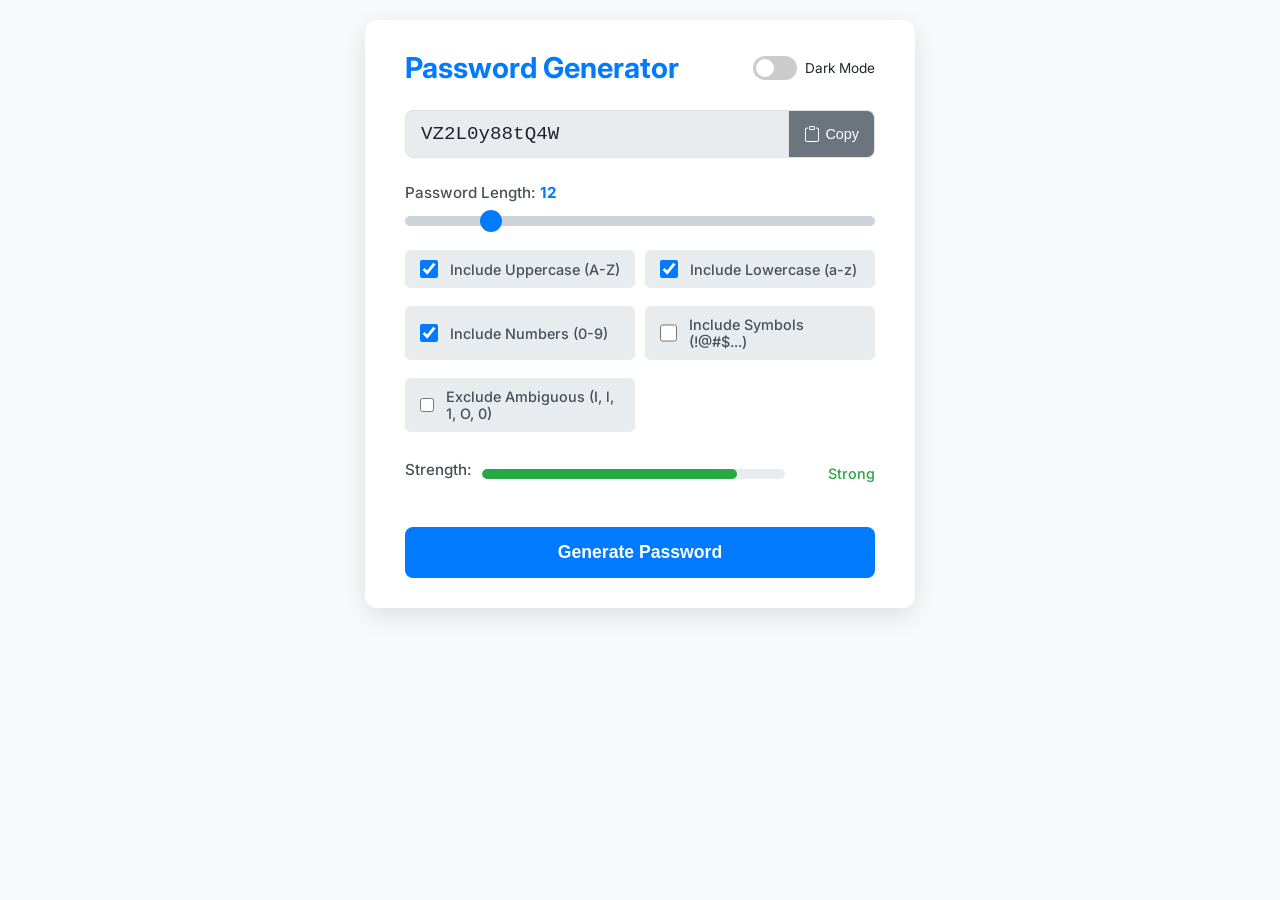
<file: index.html>
<!DOCTYPE html>
<html lang="en">
<head>
    <meta charset="UTF-8">
    <meta name="viewport" content="width=device-width, initial-scale=1.0">
    <title>Password Generator</title>
    <link rel="stylesheet" href="style.css">
</head>
<body>
    <div class="container">
        <div class="header">
            <h1>Password Generator</h1>
            <div class="theme-switch-wrapper">
                <label class="theme-switch" for="theme-checkbox">
                    <input type="checkbox" id="theme-checkbox" />
                    <div class="slider round"></div>
                </label>
                <span>Dark Mode</span>
            </div>
        </div>

        <div class="password-display-container">
            <input type="text" id="password-display" readonly placeholder="Your password here...">
            <button id="copy-button" title="Copy to clipboard">
                <svg xmlns="http://www.w3.org/2000/svg" width="16" height="16" fill="currentColor" class="bi bi-clipboard" viewBox="0 0 16 16">
                  <path d="M4 1.5H3a2 2 0 0 0-2 2V14a2 2 0 0 0 2 2h10a2 2 0 0 0 2-2V3.5a2 2 0 0 0-2-2h-1v1h1a1 1 0 0 1 1 1V14a1 1 0 0 1-1 1H3a1 1 0 0 1-1-1V3.5a1 1 0 0 1 1-1h1v-1z"/>
                  <path d="M9.5 1a.5.5 0 0 1 .5.5v1a.5.5 0 0 1-.5.5h-3a.5.5 0 0 1-.5-.5v-1a.5.5 0 0 1 .5-.5h3zm-3-1A1.5 1.5 0 0 0 5 1.5v1A1.5 1.5 0 0 0 6.5 4h3A1.5 1.5 0 0 0 11 2.5v-1A1.5 1.5 0 0 0 9.5 0h-3z"/>
                </svg>
                Copy
            </button>
        </div>

        <div class="controls">
            <div class="control-group">
                <label for="length-slider">Password Length: <span id="length-value">12</span></label>
                <input type="range" id="length-slider" min="8" max="32" value="12">
            </div>

            <div class="control-group checkboxes">
                <label><input type="checkbox" id="include-uppercase" checked> Include Uppercase (A-Z)</label>
                <label><input type="checkbox" id="include-lowercase" checked> Include Lowercase (a-z)</label>
                <label><input type="checkbox" id="include-numbers" checked> Include Numbers (0-9)</label>
                <label><input type="checkbox" id="include-symbols"> Include Symbols (!@#$...)</label>
                <label><input type="checkbox" id="exclude-ambiguous"> Exclude Ambiguous (I, l, 1, O, 0)</label>
            </div>

            <div class="control-group strength-indicator">
                <label>Strength:</label>
                <div id="strength-bar-container">
                    <div id="strength-bar"></div>
                </div>
                <span id="strength-text"></span>
            </div>

            <button id="generate-button">Generate Password</button>
        </div>
    </div>

    <script src="script.js"></script>
</body>
</html>
</file>
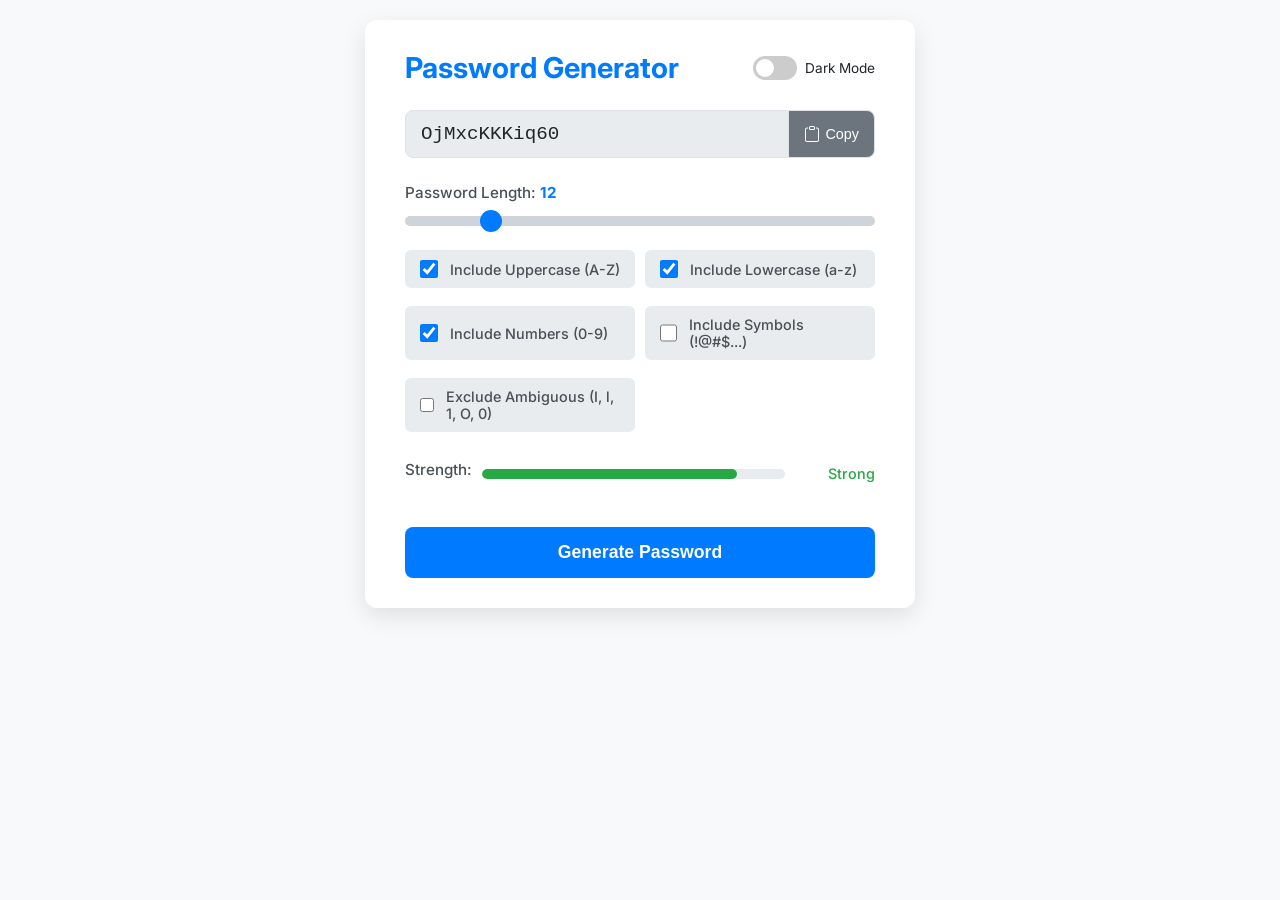
<file: src/index.html>
<!DOCTYPE html>
<html lang="en">
<head>
    <meta charset="UTF-8">
    <meta name="viewport" content="width=device-width, initial-scale=1.0">
    <title>Password Generator</title>
    <link rel="stylesheet" href="css/style.css">
</head>
<body>
    <div class="container">
        <div class="header">
            <h1>Password Generator</h1>
            <div class="theme-switch-wrapper">
                <label class="theme-switch" for="theme-checkbox">
                    <input type="checkbox" id="theme-checkbox" />
                    <div class="slider round"></div>
                </label>
                <span>Dark Mode</span>
            </div>
        </div>

        <div class="password-display-container">
            <input type="text" id="password-display" readonly placeholder="Your password here...">
            <button id="copy-button" title="Copy to clipboard">
                <svg xmlns="http://www.w3.org/2000/svg" width="16" height="16" fill="currentColor" class="bi bi-clipboard" viewBox="0 0 16 16">
                  <path d="M4 1.5H3a2 2 0 0 0-2 2V14a2 2 0 0 0 2 2h10a2 2 0 0 0 2-2V3.5a2 2 0 0 0-2-2h-1v1h1a1 1 0 0 1 1 1V14a1 1 0 0 1-1 1H3a1 1 0 0 1-1-1V3.5a1 1 0 0 1 1-1h1v-1z"/>
                  <path d="M9.5 1a.5.5 0 0 1 .5.5v1a.5.5 0 0 1-.5.5h-3a.5.5 0 0 1-.5-.5v-1a.5.5 0 0 1 .5-.5h3zm-3-1A1.5 1.5 0 0 0 5 1.5v1A1.5 1.5 0 0 0 6.5 4h3A1.5 1.5 0 0 0 11 2.5v-1A1.5 1.5 0 0 0 9.5 0h-3z"/>
                </svg>
                Copy
            </button>
        </div>

        <div class="controls">
            <div class="control-group">
                <label for="length-slider">Password Length: <span id="length-value">12</span></label>
                <input type="range" id="length-slider" min="8" max="32" value="12">
            </div>

            <div class="control-group checkboxes">
                <label><input type="checkbox" id="include-uppercase" checked> Include Uppercase (A-Z)</label>
                <label><input type="checkbox" id="include-lowercase" checked> Include Lowercase (a-z)</label>
                <label><input type="checkbox" id="include-numbers" checked> Include Numbers (0-9)</label>
                <label><input type="checkbox" id="include-symbols"> Include Symbols (!@#$...)</label>
                <label><input type="checkbox" id="exclude-ambiguous"> Exclude Ambiguous (I, l, 1, O, 0)</label>
            </div>

            <div class="control-group strength-indicator">
                <label>Strength:</label>
                <div id="strength-bar-container">
                    <div id="strength-bar"></div>
                </div>
                <span id="strength-text"></span>
            </div>

            <button id="generate-button">Generate Password</button>
        </div>
    </div>

    <script src="js/script.js"></script>
</body>
</html>
</file>
<file: style.css>
@import url('https://fonts.googleapis.com/css2?family=Inter:wght@400;500;700&display=swap');

:root {
    --background-color: #f8f9fa;
    --container-bg: #ffffff;
    --text-color: #212529;
    --primary-color: #007bff;
    --primary-hover: #0056b3;
    --border-color: #dee2e6;
    --input-bg: #e9ecef;
    --slider-thumb-bg: var(--primary-color);
    --slider-track-bg: #ced4da;
    --copy-button-bg: #6c757d;
    --copy-button-hover: #5a6268;
    --strength-weak: #dc3545;
    --strength-medium: #ffc107;
    --strength-strong: #28a745;
    --strength-very-strong: #198754; /* Added for more granularity */
    --shadow-color: rgba(0, 0, 0, 0.1);
    --transition-speed: 0.3s; /* Define transition speed */
}

/* --- Dark Theme Variables --- */
body.dark-theme {
    --background-color: #1a1a1a; /* Darker background */
    --container-bg: #2c2c2c; /* Slightly lighter container */
    --text-color: #e0e0e0; /* Off-white text */
    --primary-color: #4dabf7; /* Lighter blue for dark mode */
    --primary-hover: #228be6;
    --border-color: #444444;
    --input-bg: #3a3a3a;
    --slider-thumb-bg: var(--primary-color);
    --slider-track-bg: #555555;
    --copy-button-bg: #495057;
    --copy-button-hover: #5a6268;
    --shadow-color: rgba(0, 0, 0, 0.3); /* Darker shadow */
    --strength-weak: #e06c75;
    --strength-medium: #e5c07b;
    --strength-strong: #98c379;
    --strength-very-strong: #61afef;
}

* {
    box-sizing: border-box;
    margin: 0;
    padding: 0;
}

body {
    font-family: 'Inter', sans-serif;
    background-color: var(--background-color);
    color: var(--text-color);
    display: flex;
    justify-content: center;
    align-items: flex-start; /* Align to top for better view on long pages */
    min-height: 100vh;
    padding: 40px 20px; /* More padding top */
    transition: background-color var(--transition-speed) ease, color var(--transition-speed) ease; /* Smooth theme transition */
    padding: 20px;
}

.container {
    background-color: var(--container-bg);
    padding: 30px 40px;
    border-radius: 12px;
    box-shadow: 0 8px 25px var(--shadow-color); /* Enhanced shadow */
    width: 100%;
    max-width: 550px; /* Slightly wider */
    transition: background-color var(--transition-speed) ease, box-shadow var(--transition-speed) ease;
    text-align: center;
    text-align: left; /* Align container content left */
}

.header {
    display: flex;
    justify-content: space-between;
    align-items: center;
    margin-bottom: 25px;
}

h1 {
    /* margin-bottom: 25px; */ /* Removed margin, handled by header */
    font-weight: 700;
    font-size: 1.8rem; /* Slightly smaller */
    color: var(--primary-color);
}

/* --- Theme Switch --- */
.theme-switch-wrapper {
    display: flex;
    align-items: center;
    gap: 8px;
    font-size: 0.85rem;
}

.theme-switch {
    display: inline-block;
    height: 24px; /* Adjusted height */
    position: relative;
    width: 44px; /* Adjusted width */
}

.theme-switch input {
    display: none;
}

.slider {
    background-color: #ccc;
    bottom: 0;
    cursor: pointer;
    left: 0;
    position: absolute;
    right: 0;
    top: 0;
    transition: var(--transition-speed) ease;
}

.slider:before {
    background-color: #fff;
    bottom: 3px; /* Adjusted position */
    content: "";
    height: 18px; /* Adjusted size */
    left: 3px; /* Adjusted position */
    position: absolute;
    transition: var(--transition-speed) ease;
    width: 18px; /* Adjusted size */
}

input:checked + .slider {
    background-color: var(--primary-color);
}

input:checked + .slider:before {
    transform: translateX(20px); /* Adjusted translation */
}

.slider.round {
    border-radius: 24px; /* Adjusted border-radius */
}

.slider.round:before {
    border-radius: 50%;
}
/* --- End Theme Switch --- */


.password-display-container {
    display: flex;
    margin-bottom: 25px; /* Increased spacing */
    position: relative;
}

#password-display {
    flex-grow: 1;
    padding: 12px 15px;
    font-size: 1.2rem; /* Larger font */
    border: 1px solid var(--border-color);
    border-radius: 8px 0 0 8px; /* Slightly more rounded */
    background-color: var(--input-bg);
    color: var(--text-color);
    font-family: 'Courier New', Courier, monospace; /* Classic monospace */
    outline: none;
    transition: background-color var(--transition-speed) ease, border-color var(--transition-speed) ease, color var(--transition-speed) ease;
}

#copy-button {
    padding: 12px 15px;
    background-color: var(--copy-button-bg);
    color: white;
    border: 1px solid var(--border-color); /* Match input border */
    border-left: none; /* Remove left border */
    border-radius: 0 8px 8px 0; /* Match input rounding */
    cursor: pointer;
    font-size: 0.9rem;
    font-weight: 500;
    display: flex; /* Align icon */
    align-items: center;
    justify-content: center;
    transition: background-color var(--transition-speed) ease, border-color var(--transition-speed) ease;
}

#copy-button svg {
    margin-right: 5px; /* Space between icon and text if needed */
    width: 16px;
    height: 16px;
}

#copy-button:hover {
    background-color: var(--copy-button-hover);
}

/* Style for 'Copied!' state */
#copy-button.copied {
    background-color: var(--strength-strong);
    color: #fff;
}

.controls {
    margin-top: 25px;
    text-align: left;
}

.control-group {
    margin-bottom: 20px;
}

.control-group label:not(.checkbox-label) { /* Exclude checkbox labels from this block style */
    display: block;
    margin-bottom: 8px;
    font-weight: 500;
    font-size: 0.95rem;
    color: #495057; /* Slightly muted label color */
}

.control-group.checkboxes {
    display: grid; /* Use grid for better alignment */
    grid-template-columns: repeat(auto-fit, minmax(200px, 1fr)); /* Responsive columns */
    gap: 10px; /* Space between checkboxes */
}

.control-group.checkboxes label {
    display: flex;
    align-items: center;
    /* margin-bottom: 10px; */ /* Handled by grid gap */
    cursor: pointer;
    background-color: var(--input-bg); /* Give checkboxes a background */
    padding: 10px 15px;
    border-radius: 6px;
    transition: background-color var(--transition-speed) ease;
    font-size: 0.9rem;
}

.control-group.checkboxes label:hover {
    background-color: color-mix(in srgb, var(--input-bg) 85%, var(--text-color) 15%); /* Subtle hover */
}

.control-group.checkboxes input[type="checkbox"] {
    margin-right: 12px; /* More space */
    accent-color: var(--primary-color);
    width: 18px; /* Slightly larger */
    height: 18px;
    cursor: pointer;
}

#length-slider {
    width: 100%;
    cursor: pointer;
    /* accent-color: var(--primary-color); */ /* We use custom thumb/track */
    height: 10px; /* Thicker track */
    background: var(--slider-track-bg);
    border-radius: 5px; /* More rounded track */
    outline: none;
    appearance: none;
    -webkit-appearance: none;
    transition: background-color var(--transition-speed) ease;
}

/* Custom Slider Thumb Styles (Cross-browser) */
#length-slider::-webkit-slider-thumb {
    -webkit-appearance: none; /* Override default look */
    appearance: none;
    width: 22px; /* Larger thumb */
    height: 22px;
    background: var(--slider-thumb-bg);
    border-radius: 50%;
    transition: background-color var(--transition-speed) ease;
    cursor: pointer;
}

#length-slider::-moz-range-thumb {
    width: 22px;
    height: 22px;
    background: var(--slider-thumb-bg);
    border-radius: 50%;
    cursor: pointer;
    border: none;
    transition: background-color var(--transition-speed) ease;
}

#length-value {
    font-weight: bold;
    color: var(--primary-color);
}

.strength-indicator {
    display: flex;
    align-items: center;
    gap: 10px; /* Space between label, bar, text */
}

#strength-bar-container {
    flex-grow: 1;
    height: 10px;
    background-color: var(--input-bg);
    border-radius: 5px;
    overflow: hidden; /* Keep the bar inside */
}

#strength-bar {
    height: 100%;
    width: 0%;
    background-color: var(--strength-weak);
    border-radius: 5px;
    transition: width var(--transition-speed) ease, background-color var(--transition-speed) ease; /* Use variable */
}

#strength-text {
    font-size: 0.9rem;
    font-weight: 500;
    min-width: 80px; /* Prevent layout shifts */
    text-align: right;
}

#generate-button {
    width: 100%;
    padding: 15px;
    font-size: 1.1rem;
    font-weight: 700;
    color: white;
    background-color: var(--primary-color);
    border: none;
    border-radius: 8px; /* More rounding */
    cursor: pointer;
    transition: background-color var(--transition-speed) ease, transform 0.1s ease; /* Use variable */
    margin-top: 20px; /* More space above button */
}

#generate-button:hover {
    background-color: var(--primary-hover);
}

body.dark-theme .control-group.checkboxes label {
     background-color: var(--input-bg); /* Ensure dark mode bg for checkboxes */
}

body.dark-theme .control-group.checkboxes label:hover {
    background-color: color-mix(in srgb, var(--input-bg) 85%, var(--text-color) 15%); /* Subtle hover */
}

#generate-button:active {
    transform: scale(0.98); /* Slight press effect */
}

/* Basic Responsiveness */
@media (max-width: 600px) {
    .container {
        padding: 20px;
    }

    h1 {
        font-size: 1.8rem;
    }

    #password-display {
        font-size: 1rem;
    }
}
</file>
<file: src/css/style.css>
@import url('https://fonts.googleapis.com/css2?family=Inter:wght@400;500;700&display=swap');

:root {
    --background-color: #f8f9fa;
    --container-bg: #ffffff;
    --text-color: #212529;
    --primary-color: #007bff;
    --primary-hover: #0056b3;
    --border-color: #dee2e6;
    --input-bg: #e9ecef;
    --slider-thumb-bg: var(--primary-color);
    --slider-track-bg: #ced4da;
    --copy-button-bg: #6c757d;
    --copy-button-hover: #5a6268;
    --strength-weak: #dc3545;
    --strength-medium: #ffc107;
    --strength-strong: #28a745;
    --strength-very-strong: #198754; /* Added for more granularity */
    --shadow-color: rgba(0, 0, 0, 0.1);
    --transition-speed: 0.3s; /* Define transition speed */
}

/* --- Dark Theme Variables --- */
body.dark-theme {
    --background-color: #1a1a1a; /* Darker background */
    --container-bg: #2c2c2c; /* Slightly lighter container */
    --text-color: #e0e0e0; /* Off-white text */
    --primary-color: #4dabf7; /* Lighter blue for dark mode */
    --primary-hover: #228be6;
    --border-color: #444444;
    --input-bg: #3a3a3a;
    --slider-thumb-bg: var(--primary-color);
    --slider-track-bg: #555555;
    --copy-button-bg: #495057;
    --copy-button-hover: #5a6268;
    --shadow-color: rgba(0, 0, 0, 0.3); /* Darker shadow */
    --strength-weak: #e06c75;
    --strength-medium: #e5c07b;
    --strength-strong: #98c379;
    --strength-very-strong: #61afef;
}

* {
    box-sizing: border-box;
    margin: 0;
    padding: 0;
}

body {
    font-family: 'Inter', sans-serif;
    background-color: var(--background-color);
    color: var(--text-color);
    display: flex;
    justify-content: center;
    align-items: flex-start; /* Align to top for better view on long pages */
    min-height: 100vh;
    padding: 40px 20px; /* More padding top */
    transition: background-color var(--transition-speed) ease, color var(--transition-speed) ease; /* Smooth theme transition */
    padding: 20px;
}

.container {
    background-color: var(--container-bg);
    padding: 30px 40px;
    border-radius: 12px;
    box-shadow: 0 8px 25px var(--shadow-color); /* Enhanced shadow */
    width: 100%;
    max-width: 550px; /* Slightly wider */
    transition: background-color var(--transition-speed) ease, box-shadow var(--transition-speed) ease;
    text-align: center;
    text-align: left; /* Align container content left */
}

.header {
    display: flex;
    justify-content: space-between;
    align-items: center;
    margin-bottom: 25px;
}

h1 {
    /* margin-bottom: 25px; */ /* Removed margin, handled by header */
    font-weight: 700;
    font-size: 1.8rem; /* Slightly smaller */
    color: var(--primary-color);
}

/* --- Theme Switch --- */
.theme-switch-wrapper {
    display: flex;
    align-items: center;
    gap: 8px;
    font-size: 0.85rem;
}

.theme-switch {
    display: inline-block;
    height: 24px; /* Adjusted height */
    position: relative;
    width: 44px; /* Adjusted width */
}

.theme-switch input {
    display: none;
}

.slider {
    background-color: #ccc;
    bottom: 0;
    cursor: pointer;
    left: 0;
    position: absolute;
    right: 0;
    top: 0;
    transition: var(--transition-speed) ease;
}

.slider:before {
    background-color: #fff;
    bottom: 3px; /* Adjusted position */
    content: "";
    height: 18px; /* Adjusted size */
    left: 3px; /* Adjusted position */
    position: absolute;
    transition: var(--transition-speed) ease;
    width: 18px; /* Adjusted size */
}

input:checked + .slider {
    background-color: var(--primary-color);
}

input:checked + .slider:before {
    transform: translateX(20px); /* Adjusted translation */
}

.slider.round {
    border-radius: 24px; /* Adjusted border-radius */
}

.slider.round:before {
    border-radius: 50%;
}
/* --- End Theme Switch --- */


.password-display-container {
    display: flex;
    margin-bottom: 25px; /* Increased spacing */
    position: relative;
}

#password-display {
    flex-grow: 1;
    padding: 12px 15px;
    font-size: 1.2rem; /* Larger font */
    border: 1px solid var(--border-color);
    border-radius: 8px 0 0 8px; /* Slightly more rounded */
    background-color: var(--input-bg);
    color: var(--text-color);
    font-family: 'Courier New', Courier, monospace; /* Classic monospace */
    outline: none;
    transition: background-color var(--transition-speed) ease, border-color var(--transition-speed) ease, color var(--transition-speed) ease;
}

#copy-button {
    padding: 12px 15px;
    background-color: var(--copy-button-bg);
    color: white;
    border: 1px solid var(--border-color); /* Match input border */
    border-left: none; /* Remove left border */
    border-radius: 0 8px 8px 0; /* Match input rounding */
    cursor: pointer;
    font-size: 0.9rem;
    font-weight: 500;
    display: flex; /* Align icon */
    align-items: center;
    justify-content: center;
    transition: background-color var(--transition-speed) ease, border-color var(--transition-speed) ease;
}

#copy-button svg {
    margin-right: 5px; /* Space between icon and text if needed */
    width: 16px;
    height: 16px;
}

#copy-button:hover {
    background-color: var(--copy-button-hover);
}

/* Style for 'Copied!' state */
#copy-button.copied {
    background-color: var(--strength-strong);
    color: #fff;
}

.controls {
    margin-top: 25px;
    text-align: left;
}

.control-group {
    margin-bottom: 20px;
}

.control-group label:not(.checkbox-label) { /* Exclude checkbox labels from this block style */
    display: block;
    margin-bottom: 8px;
    font-weight: 500;
    font-size: 0.95rem;
    color: #495057; /* Slightly muted label color */
}

.control-group.checkboxes {
    display: grid; /* Use grid for better alignment */
    grid-template-columns: repeat(auto-fit, minmax(200px, 1fr)); /* Responsive columns */
    gap: 10px; /* Space between checkboxes */
}

.control-group.checkboxes label {
    display: flex;
    align-items: center;
    /* margin-bottom: 10px; */ /* Handled by grid gap */
    cursor: pointer;
    background-color: var(--input-bg); /* Give checkboxes a background */
    padding: 10px 15px;
    border-radius: 6px;
    transition: background-color var(--transition-speed) ease;
    font-size: 0.9rem;
}

.control-group.checkboxes label:hover {
    background-color: color-mix(in srgb, var(--input-bg) 85%, var(--text-color) 15%); /* Subtle hover */
}

.control-group.checkboxes input[type="checkbox"] {
    margin-right: 12px; /* More space */
    accent-color: var(--primary-color);
    width: 18px; /* Slightly larger */
    height: 18px;
    cursor: pointer;
}

#length-slider {
    width: 100%;
    cursor: pointer;
    /* accent-color: var(--primary-color); */ /* We use custom thumb/track */
    height: 10px; /* Thicker track */
    background: var(--slider-track-bg);
    border-radius: 5px; /* More rounded track */
    outline: none;
    appearance: none;
    -webkit-appearance: none;
    transition: background-color var(--transition-speed) ease;
}

/* Custom Slider Thumb Styles (Cross-browser) */
#length-slider::-webkit-slider-thumb {
    -webkit-appearance: none; /* Override default look */
    appearance: none;
    width: 22px; /* Larger thumb */
    height: 22px;
    background: var(--slider-thumb-bg);
    border-radius: 50%;
    transition: background-color var(--transition-speed) ease;
    cursor: pointer;
}

#length-slider::-moz-range-thumb {
    width: 22px;
    height: 22px;
    background: var(--slider-thumb-bg);
    border-radius: 50%;
    cursor: pointer;
    border: none;
    transition: background-color var(--transition-speed) ease;
}

#length-value {
    font-weight: bold;
    color: var(--primary-color);
}

.strength-indicator {
    display: flex;
    align-items: center;
    gap: 10px; /* Space between label, bar, text */
}

#strength-bar-container {
    flex-grow: 1;
    height: 10px;
    background-color: var(--input-bg);
    border-radius: 5px;
    overflow: hidden; /* Keep the bar inside */
}

#strength-bar {
    height: 100%;
    width: 0%;
    background-color: var(--strength-weak);
    border-radius: 5px;
    transition: width var(--transition-speed) ease, background-color var(--transition-speed) ease; /* Use variable */
}

#strength-text {
    font-size: 0.9rem;
    font-weight: 500;
    min-width: 80px; /* Prevent layout shifts */
    text-align: right;
}

#generate-button {
    width: 100%;
    padding: 15px;
    font-size: 1.1rem;
    font-weight: 700;
    color: white;
    background-color: var(--primary-color);
    border: none;
    border-radius: 8px; /* More rounding */
    cursor: pointer;
    transition: background-color var(--transition-speed) ease, transform 0.1s ease; /* Use variable */
    margin-top: 20px; /* More space above button */
}

#generate-button:hover {
    background-color: var(--primary-hover);
}

body.dark-theme .control-group.checkboxes label {
     background-color: var(--input-bg); /* Ensure dark mode bg for checkboxes */
}

body.dark-theme .control-group.checkboxes label:hover {
    background-color: color-mix(in srgb, var(--input-bg) 85%, var(--text-color) 15%); /* Subtle hover */
}

#generate-button:active {
    transform: scale(0.98); /* Slight press effect */
}

/* Basic Responsiveness */
@media (max-width: 600px) {
    .container {
        padding: 20px;
    }

    h1 {
        font-size: 1.8rem;
    }

    #password-display {
        font-size: 1rem;
    }
}
</file>
